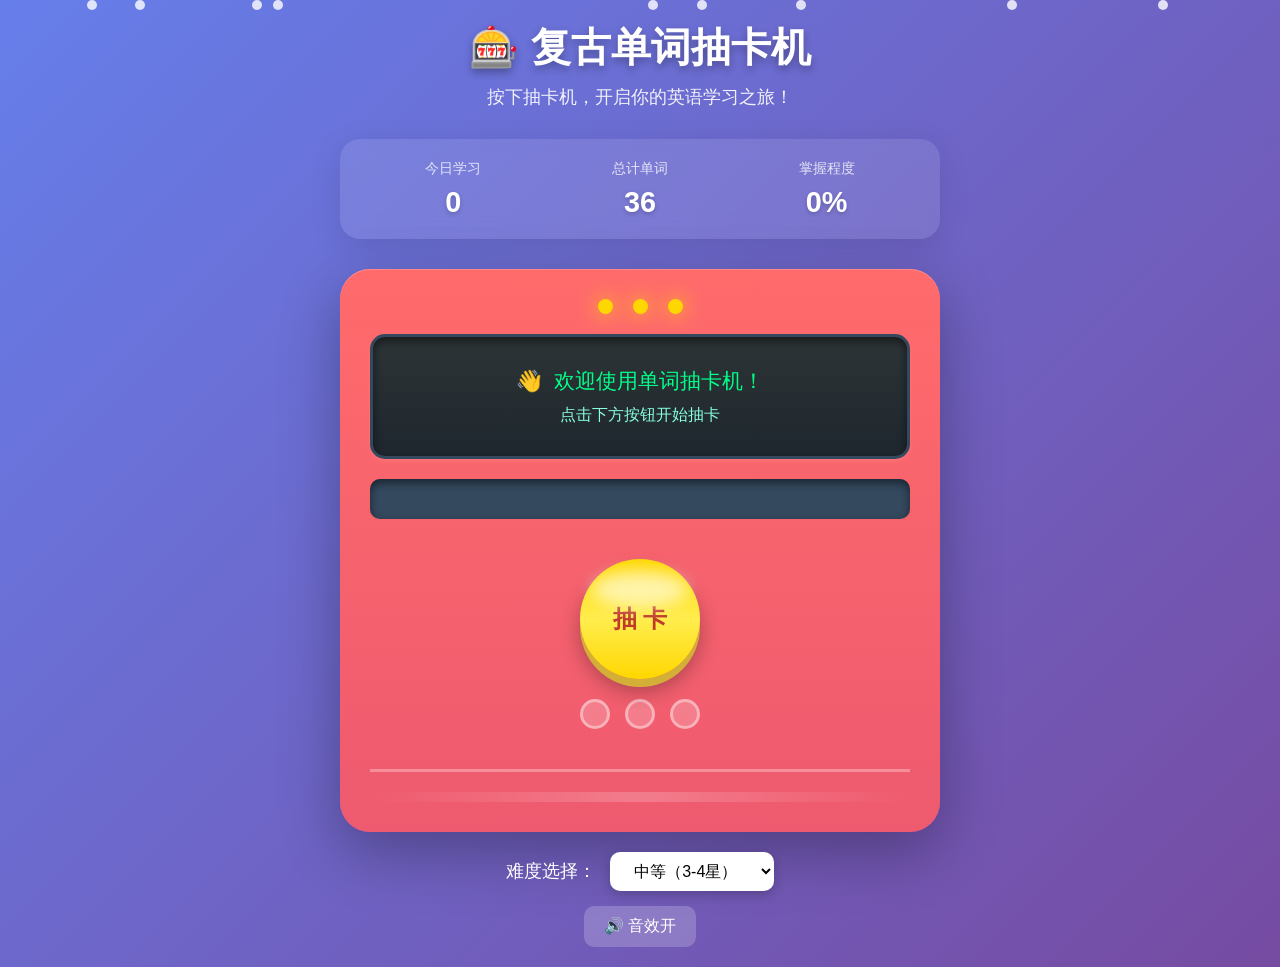
<file: index.html>
<!DOCTYPE html>
<html lang="zh-CN">
<head>
    <meta charset="UTF-8">
    <meta name="viewport" content="width=device-width, initial-scale=1.0">
    <title>复古单词抽卡机 - 英语学习</title>
    <link rel="stylesheet" href="style.css">
</head>
<body>
    <div class="container">
        <!-- 标题 -->
        <header>
            <h1 class="title">🎰 复古单词抽卡机</h1>
            <p class="subtitle">按下抽卡机，开启你的英语学习之旅！</p>
        </header>

        <!-- 统计面板 -->
        <div class="stats-panel">
            <div class="stat-item">
                <span class="stat-label">今日学习</span>
                <span class="stat-value" id="todayCount">0</span>
            </div>
            <div class="stat-item">
                <span class="stat-label">总计单词</span>
                <span class="stat-value" id="totalCount">0</span>
            </div>
            <div class="stat-item">
                <span class="stat-label">掌握程度</span>
                <span class="stat-value" id="masteryRate">0%</span>
            </div>
        </div>

        <!-- 抽卡机主体 -->
        <div class="gacha-machine">
            <!-- 顶部装饰 -->
            <div class="machine-top">
                <div class="light light-1"></div>
                <div class="light light-2"></div>
                <div class="light light-3"></div>
            </div>

            <!-- 显示屏 -->
            <div class="display-screen">
                <div class="screen-content" id="screenContent">
                    <p class="welcome-text">👋 欢迎使用单词抽卡机！</p>
                    <p class="hint-text">点击下方按钮开始抽卡</p>
                </div>
            </div>

            <!-- 卡片出口 -->
            <div class="card-slot">
                <div class="slot-light"></div>
                <div class="card-container" id="cardContainer"></div>
            </div>

            <!-- 机身 -->
            <div class="machine-body">
                <!-- 抽卡按钮 -->
                <button class="gacha-button" id="gachaButton">
                    <span class="button-text">抽 卡</span>
                    <div class="button-glow"></div>
                </button>

                <!-- 装饰面板 -->
                <div class="decoration-panel">
                    <div class="deco-circle"></div>
                    <div class="deco-circle"></div>
                    <div class="deco-circle"></div>
                </div>
            </div>

            <!-- 底座 -->
            <div class="machine-base">
                <div class="base-line"></div>
            </div>
        </div>

        <!-- 单词卡片详情 -->
        <div class="card-detail" id="cardDetail" style="display: none;">
            <div class="card-front">
                <div class="card-rarity" id="cardRarity">⭐</div>
                <h2 class="card-word" id="cardWord">Hello</h2>
                <p class="card-phonetic" id="cardPhonetic">[həˈləʊ]</p>
                <div class="card-type" id="cardType">n.</div>
            </div>
            
            <div class="card-back">
                <div class="meaning-section">
                    <h3>📖 释义</h3>
                    <p class="card-meaning" id="cardMeaning">你好；喂</p>
                </div>
                
                <div class="example-section">
                    <h3>📝 例句</h3>
                    <p class="card-example" id="cardExample">Hello, how are you?</p>
                    <p class="card-translation" id="cardTranslation">你好，你好吗？</p>
                </div>

                <div class="action-buttons">
                    <button class="btn btn-know" id="btnKnow">✅ 认识</button>
                    <button class="btn btn-learn" id="btnLearn">📚 学习</button>
                    <button class="btn btn-next" id="btnNext">➡️ 下一个</button>
                </div>
            </div>
        </div>

        <!-- 难度选择 -->
        <div class="difficulty-selector">
            <label>难度选择：</label>
            <select id="difficultySelect">
                <option value="all">全部</option>
                <option value="easy">简单（1-3星）</option>
                <option value="medium" selected>中等（3-4星）</option>
                <option value="hard">困难（4-5星）</option>
            </select>
        </div>

        <!-- 音效控制 -->
        <div class="sound-control">
            <button id="soundToggle" class="sound-btn">🔊 音效开</button>
        </div>
    </div>

    <!-- 粒子效果容器 -->
    <div class="particles" id="particles"></div>

    <script src="words-data.js"></script>
    <script src="app.js"></script>
</body>
</html>
</file>
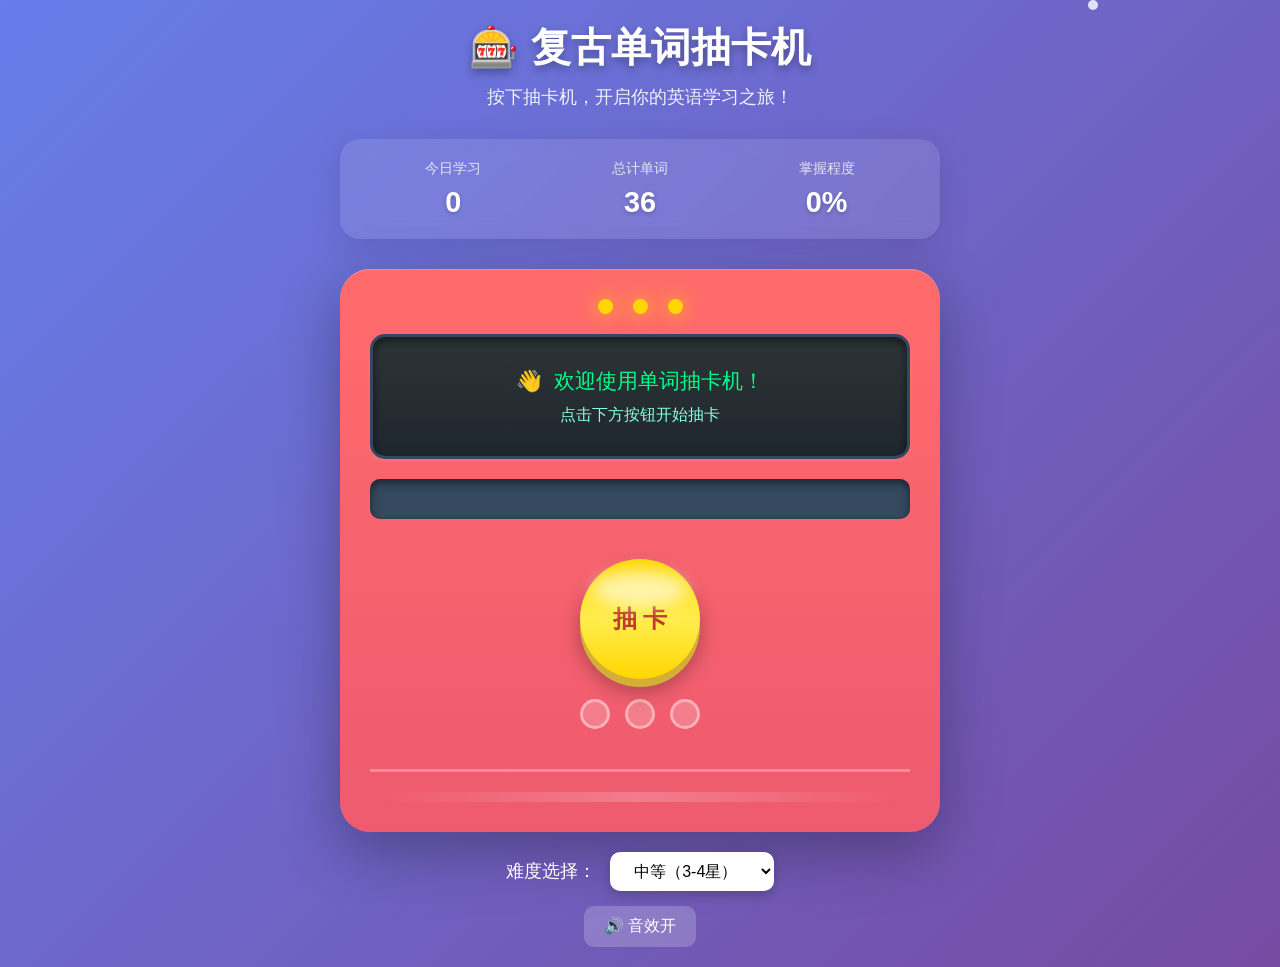
<file: standalone.html>
<!DOCTYPE html>
<html lang="zh-CN">
<head>
    <meta charset="UTF-8">
    <meta name="viewport" content="width=device-width, initial-scale=1.0">
    <title>复古单词抽卡机 - 英语学习</title>
    <style>
        /* 全局样式 */
        * {
            margin: 0;
            padding: 0;
            box-sizing: border-box;
        }

        body {
            font-family: 'Arial', 'Microsoft YaHei', sans-serif;
            background: linear-gradient(135deg, #667eea 0%, #764ba2 100%);
            min-height: 100vh;
            display: flex;
            justify-content: center;
            align-items: center;
            padding: 20px;
            overflow-x: hidden;
        }

        .container {
            max-width: 600px;
            width: 100%;
            position: relative;
            z-index: 1;
        }

        /* 标题区域 */
        header {
            text-align: center;
            margin-bottom: 30px;
            animation: fadeInDown 0.8s ease-out;
        }

        .title {
            color: #fff;
            font-size: 2.5em;
            text-shadow: 0 4px 8px rgba(0, 0, 0, 0.3);
            margin-bottom: 10px;
        }

        .subtitle {
            color: rgba(255, 255, 255, 0.9);
            font-size: 1.1em;
        }

        /* 统计面板 */
        .stats-panel {
            display: flex;
            justify-content: space-around;
            background: rgba(255, 255, 255, 0.1);
            backdrop-filter: blur(10px);
            border-radius: 20px;
            padding: 20px;
            margin-bottom: 30px;
            box-shadow: 0 8px 32px rgba(0, 0, 0, 0.1);
            animation: fadeInUp 0.8s ease-out 0.2s both;
        }

        .stat-item {
            display: flex;
            flex-direction: column;
            align-items: center;
            gap: 8px;
        }

        .stat-label {
            color: rgba(255, 255, 255, 0.8);
            font-size: 0.9em;
        }

        .stat-value {
            color: #fff;
            font-size: 1.8em;
            font-weight: bold;
            text-shadow: 0 2px 4px rgba(0, 0, 0, 0.2);
        }

        /* 抽卡机主体 */
        .gacha-machine {
            background: linear-gradient(180deg, #ff6b6b 0%, #ee5a6f 100%);
            border-radius: 30px;
            padding: 30px;
            box-shadow: 
                0 20px 60px rgba(0, 0, 0, 0.3),
                inset 0 1px 0 rgba(255, 255, 255, 0.2);
            position: relative;
            animation: fadeInUp 0.8s ease-out 0.4s both;
        }

        /* 顶部装饰灯 */
        .machine-top {
            display: flex;
            justify-content: center;
            gap: 20px;
            margin-bottom: 20px;
        }

        .light {
            width: 15px;
            height: 15px;
            border-radius: 50%;
            background: #ffd700;
            box-shadow: 0 0 20px #ffd700;
            animation: blink 2s infinite;
        }

        .light-2 {
            animation-delay: 0.3s;
        }

        .light-3 {
            animation-delay: 0.6s;
        }

        @keyframes blink {
            0%, 100% { opacity: 1; }
            50% { opacity: 0.3; }
        }

        /* 显示屏 */
        .display-screen {
            background: linear-gradient(180deg, #2d3436 0%, #1e272e 100%);
            border-radius: 15px;
            padding: 30px;
            margin-bottom: 20px;
            min-height: 120px;
            box-shadow: 
                inset 0 4px 8px rgba(0, 0, 0, 0.5),
                0 2px 4px rgba(255, 255, 255, 0.1);
            border: 3px solid #34495e;
        }

        .screen-content {
            color: #00ff88;
            text-align: center;
            font-family: 'Courier New', monospace;
        }

        .welcome-text {
            font-size: 1.3em;
            margin-bottom: 10px;
            animation: glow 2s ease-in-out infinite;
        }

        .hint-text {
            font-size: 1em;
            color: #88ffdd;
        }

        @keyframes glow {
            0%, 100% { text-shadow: 0 0 10px #00ff88; }
            50% { text-shadow: 0 0 20px #00ff88, 0 0 30px #00ff88; }
        }

        /* 卡片出口 */
        .card-slot {
            background: #34495e;
            height: 40px;
            border-radius: 10px;
            margin: 20px 0;
            position: relative;
            overflow: hidden;
            box-shadow: inset 0 4px 8px rgba(0, 0, 0, 0.5);
        }

        .slot-light {
            position: absolute;
            top: 0;
            left: -100%;
            width: 100%;
            height: 100%;
            background: linear-gradient(90deg, 
                transparent, 
                rgba(255, 255, 255, 0.3), 
                transparent);
        }

        .slot-light.active {
            animation: slideLight 1s ease-in-out;
        }

        @keyframes slideLight {
            0% { left: -100%; }
            100% { left: 100%; }
        }

        /* 机身 */
        .machine-body {
            text-align: center;
            padding: 20px;
        }

        /* 抽卡按钮 */
        .gacha-button {
            background: linear-gradient(180deg, #ffd700 0%, #ffed4e 50%, #ffd700 100%);
            border: none;
            border-radius: 50%;
            width: 120px;
            height: 120px;
            font-size: 1.5em;
            font-weight: bold;
            color: #c0392b;
            cursor: pointer;
            position: relative;
            box-shadow: 
                0 8px 0 #d4af37,
                0 12px 20px rgba(0, 0, 0, 0.3);
            transition: all 0.1s;
            margin-bottom: 20px;
        }

        .gacha-button:hover {
            transform: translateY(-2px);
            box-shadow: 
                0 10px 0 #d4af37,
                0 14px 25px rgba(0, 0, 0, 0.4);
        }

        .gacha-button:active {
            transform: translateY(4px);
            box-shadow: 
                0 4px 0 #d4af37,
                0 8px 15px rgba(0, 0, 0, 0.3);
        }

        .gacha-button.spinning {
            animation: spin 0.5s ease-in-out;
            pointer-events: none;
        }

        @keyframes spin {
            0% { transform: rotate(0deg) scale(1); }
            50% { transform: rotate(180deg) scale(1.1); }
            100% { transform: rotate(360deg) scale(1); }
        }

        .button-glow {
            position: absolute;
            top: 10%;
            left: 10%;
            right: 10%;
            height: 30%;
            background: rgba(255, 255, 255, 0.6);
            border-radius: 50%;
            filter: blur(8px);
        }

        /* 装饰面板 */
        .decoration-panel {
            display: flex;
            justify-content: center;
            gap: 15px;
        }

        .deco-circle {
            width: 30px;
            height: 30px;
            border-radius: 50%;
            background: rgba(255, 255, 255, 0.2);
            border: 3px solid rgba(255, 255, 255, 0.4);
        }

        /* 底座 */
        .machine-base {
            margin-top: 20px;
            padding-top: 20px;
            border-top: 3px solid rgba(255, 255, 255, 0.3);
        }

        .base-line {
            height: 10px;
            background: linear-gradient(90deg, 
                transparent,
                rgba(255, 255, 255, 0.2),
                transparent);
            border-radius: 5px;
        }

        /* 单词卡片详情 */
        .card-detail {
            background: #fff;
            border-radius: 20px;
            padding: 30px;
            margin-top: 30px;
            box-shadow: 0 20px 60px rgba(0, 0, 0, 0.3);
            animation: cardAppear 0.6s cubic-bezier(0.68, -0.55, 0.265, 1.55);
        }

        @keyframes cardAppear {
            0% {
                opacity: 0;
                transform: translateY(100px) scale(0.8) rotateX(-20deg);
            }
            100% {
                opacity: 1;
                transform: translateY(0) scale(1) rotateX(0);
            }
        }

        .card-rarity {
            text-align: center;
            font-size: 2em;
            margin-bottom: 15px;
        }

        .card-word {
            text-align: center;
            font-size: 2.5em;
            color: #2c3e50;
            margin-bottom: 10px;
        }

        .card-phonetic {
            text-align: center;
            color: #7f8c8d;
            font-size: 1.2em;
            margin-bottom: 10px;
        }

        .card-type {
            text-align: center;
            display: inline-block;
            background: #3498db;
            color: #fff;
            padding: 5px 15px;
            border-radius: 15px;
            font-size: 0.9em;
            margin-bottom: 20px;
        }

        .card-front {
            text-align: center;
            padding-bottom: 20px;
            border-bottom: 2px dashed #ecf0f1;
            margin-bottom: 20px;
        }

        .meaning-section,
        .example-section {
            margin-bottom: 20px;
        }

        .meaning-section h3,
        .example-section h3 {
            color: #34495e;
            font-size: 1.2em;
            margin-bottom: 10px;
        }

        .card-meaning {
            color: #2c3e50;
            font-size: 1.1em;
            line-height: 1.6;
        }

        .card-example {
            color: #16a085;
            font-style: italic;
            margin-bottom: 8px;
            line-height: 1.6;
        }

        .card-translation {
            color: #7f8c8d;
            font-size: 0.95em;
        }

        /* 操作按钮 */
        .action-buttons {
            display: flex;
            gap: 10px;
            margin-top: 25px;
        }

        .btn {
            flex: 1;
            padding: 12px;
            border: none;
            border-radius: 10px;
            font-size: 1em;
            cursor: pointer;
            transition: all 0.3s;
            font-weight: bold;
        }

        .btn-know {
            background: #2ecc71;
            color: #fff;
        }

        .btn-know:hover {
            background: #27ae60;
            transform: translateY(-2px);
            box-shadow: 0 4px 12px rgba(46, 204, 113, 0.4);
        }

        .btn-learn {
            background: #3498db;
            color: #fff;
        }

        .btn-learn:hover {
            background: #2980b9;
            transform: translateY(-2px);
            box-shadow: 0 4px 12px rgba(52, 152, 219, 0.4);
        }

        .btn-next {
            background: #e74c3c;
            color: #fff;
        }

        .btn-next:hover {
            background: #c0392b;
            transform: translateY(-2px);
            box-shadow: 0 4px 12px rgba(231, 76, 60, 0.4);
        }

        /* 难度选择 */
        .difficulty-selector {
            text-align: center;
            margin-top: 20px;
            animation: fadeInUp 0.8s ease-out 0.6s both;
        }

        .difficulty-selector label {
            color: #fff;
            margin-right: 10px;
            font-size: 1.1em;
        }

        .difficulty-selector select {
            padding: 10px 20px;
            border-radius: 10px;
            border: none;
            background: #fff;
            font-size: 1em;
            cursor: pointer;
            box-shadow: 0 4px 12px rgba(0, 0, 0, 0.2);
        }

        /* 音效控制 */
        .sound-control {
            text-align: center;
            margin-top: 15px;
            animation: fadeInUp 0.8s ease-out 0.7s both;
        }

        .sound-btn {
            padding: 10px 20px;
            border-radius: 10px;
            border: none;
            background: rgba(255, 255, 255, 0.2);
            color: #fff;
            font-size: 1em;
            cursor: pointer;
            backdrop-filter: blur(10px);
            transition: all 0.3s;
        }

        .sound-btn:hover {
            background: rgba(255, 255, 255, 0.3);
            transform: scale(1.05);
        }

        /* 粒子效果 */
        .particles {
            position: fixed;
            top: 0;
            left: 0;
            width: 100%;
            height: 100%;
            pointer-events: none;
            z-index: 0;
        }

        .particle {
            position: absolute;
            width: 10px;
            height: 10px;
            background: rgba(255, 255, 255, 0.8);
            border-radius: 50%;
            animation: particleFloat 3s ease-in-out infinite;
        }

        @keyframes particleFloat {
            0% {
                transform: translateY(100vh) scale(0);
                opacity: 0;
            }
            10% {
                opacity: 1;
            }
            90% {
                opacity: 1;
            }
            100% {
                transform: translateY(-100vh) scale(1);
                opacity: 0;
            }
        }

        /* 动画 */
        @keyframes fadeInDown {
            from {
                opacity: 0;
                transform: translateY(-30px);
            }
            to {
                opacity: 1;
                transform: translateY(0);
            }
        }

        @keyframes fadeInUp {
            from {
                opacity: 0;
                transform: translateY(30px);
            }
            to {
                opacity: 1;
                transform: translateY(0);
            }
        }

        /* 响应式设计 */
        @media (max-width: 768px) {
            .title {
                font-size: 2em;
            }
            
            .gacha-button {
                width: 100px;
                height: 100px;
                font-size: 1.2em;
            }
            
            .card-word {
                font-size: 2em;
            }
            
            .action-buttons {
                flex-direction: column;
            }
            
            .btn {
                width: 100%;
            }
        }

        /* 星级样式 */
        .rarity-1 { color: #95a5a6; }
        .rarity-2 { color: #27ae60; }
        .rarity-3 { color: #3498db; }
        .rarity-4 { color: #9b59b6; }
        .rarity-5 { color: #f39c12; }

        @keyframes explode {
            0% {
                transform: translate(-50%, -50%) scale(1);
                opacity: 1;
            }
            100% {
                transform: translate(calc(-50% + var(--tx)), calc(-50% + var(--ty))) scale(0);
                opacity: 0;
            }
        }
    </style>
</head>
<body>
    <div class="container">
        <header>
            <h1 class="title">🎰 复古单词抽卡机</h1>
            <p class="subtitle">按下抽卡机，开启你的英语学习之旅！</p>
        </header>

        <div class="stats-panel">
            <div class="stat-item">
                <span class="stat-label">今日学习</span>
                <span class="stat-value" id="todayCount">0</span>
            </div>
            <div class="stat-item">
                <span class="stat-label">总计单词</span>
                <span class="stat-value" id="totalCount">0</span>
            </div>
            <div class="stat-item">
                <span class="stat-label">掌握程度</span>
                <span class="stat-value" id="masteryRate">0%</span>
            </div>
        </div>

        <div class="gacha-machine">
            <div class="machine-top">
                <div class="light light-1"></div>
                <div class="light light-2"></div>
                <div class="light light-3"></div>
            </div>

            <div class="display-screen">
                <div class="screen-content" id="screenContent">
                    <p class="welcome-text">👋 欢迎使用单词抽卡机！</p>
                    <p class="hint-text">点击下方按钮开始抽卡</p>
                </div>
            </div>

            <div class="card-slot">
                <div class="slot-light" id="slotLight"></div>
            </div>

            <div class="machine-body">
                <button class="gacha-button" id="gachaButton">
                    <span class="button-text">抽 卡</span>
                    <div class="button-glow"></div>
                </button>

                <div class="decoration-panel">
                    <div class="deco-circle"></div>
                    <div class="deco-circle"></div>
                    <div class="deco-circle"></div>
                </div>
            </div>

            <div class="machine-base">
                <div class="base-line"></div>
            </div>
        </div>

        <div class="card-detail" id="cardDetail" style="display: none;">
            <div class="card-front">
                <div class="card-rarity" id="cardRarity">⭐</div>
                <h2 class="card-word" id="cardWord">Hello</h2>
                <p class="card-phonetic" id="cardPhonetic">[həˈləʊ]</p>
                <div class="card-type" id="cardType">n.</div>
            </div>
            
            <div class="card-back">
                <div class="meaning-section">
                    <h3>📖 释义</h3>
                    <p class="card-meaning" id="cardMeaning">你好；喂</p>
                </div>
                
                <div class="example-section">
                    <h3>📝 例句</h3>
                    <p class="card-example" id="cardExample">Hello, how are you?</p>
                    <p class="card-translation" id="cardTranslation">你好，你好吗？</p>
                </div>

                <div class="action-buttons">
                    <button class="btn btn-know" id="btnKnow">✅ 认识</button>
                    <button class="btn btn-learn" id="btnLearn">📚 学习</button>
                    <button class="btn btn-next" id="btnNext">➡️ 下一个</button>
                </div>
            </div>
        </div>

        <div class="difficulty-selector">
            <label>难度选择：</label>
            <select id="difficultySelect">
                <option value="all">全部</option>
                <option value="easy">简单（1-3星）</option>
                <option value="medium" selected>中等（3-4星）</option>
                <option value="hard">困难（4-5星）</option>
            </select>
        </div>

        <div class="sound-control">
            <button id="soundToggle" class="sound-btn">🔊 音效开</button>
        </div>
    </div>

    <div class="particles" id="particles"></div>

    <script>
        // 单词数据库
        const wordsDatabase = [
            {word: "hello", phonetic: "[həˈləʊ]", type: "int.", meaning: "你好；喂", example: "Hello, how are you?", translation: "你好，你好吗？", rarity: 1},
            {word: "book", phonetic: "[bʊk]", type: "n.", meaning: "书；书籍", example: "I'm reading a book.", translation: "我正在读一本书。", rarity: 1},
            {word: "cat", phonetic: "[kæt]", type: "n.", meaning: "猫", example: "I have a cute cat.", translation: "我有一只可爱的猫。", rarity: 1},
            {word: "dog", phonetic: "[dɒɡ]", type: "n.", meaning: "狗", example: "The dog is barking.", translation: "这只狗在叫。", rarity: 1},
            {word: "apple", phonetic: "[ˈæpl]", type: "n.", meaning: "苹果", example: "An apple a day keeps the doctor away.", translation: "一天一个苹果，医生远离我。", rarity: 1},
            {word: "water", phonetic: "[ˈwɔːtə]", type: "n.", meaning: "水", example: "I need a glass of water.", translation: "我需要一杯水。", rarity: 2},
            {word: "happy", phonetic: "[ˈhæpi]", type: "adj.", meaning: "快乐的；幸福的", example: "She looks very happy today.", translation: "她今天看起来很开心。", rarity: 2},
            {word: "friend", phonetic: "[frend]", type: "n.", meaning: "朋友", example: "He is my best friend.", translation: "他是我最好的朋友。", rarity: 2},
            {word: "school", phonetic: "[skuːl]", type: "n.", meaning: "学校", example: "I go to school every day.", translation: "我每天去上学。", rarity: 2},
            {word: "love", phonetic: "[lʌv]", type: "v./n.", meaning: "爱；喜欢", example: "I love my family.", translation: "我爱我的家人。", rarity: 2},
            {word: "important", phonetic: "[ɪmˈpɔːtnt]", type: "adj.", meaning: "重要的；重大的", example: "This is a very important meeting.", translation: "这是一个非常重要的会议。", rarity: 3},
            {word: "different", phonetic: "[ˈdɪfrənt]", type: "adj.", meaning: "不同的；各式各样的", example: "We have different opinions on this matter.", translation: "在这个问题上我们有不同的看法。", rarity: 3},
            {word: "beautiful", phonetic: "[ˈbjuːtɪfl]", type: "adj.", meaning: "美丽的；漂亮的", example: "She is a beautiful girl.", translation: "她是一个美丽的女孩。", rarity: 3},
            {word: "understand", phonetic: "[ˌʌndəˈstænd]", type: "v.", meaning: "理解；明白", example: "Do you understand what I mean?", translation: "你明白我的意思吗？", rarity: 3},
            {word: "necessary", phonetic: "[ˈnesəsəri]", type: "adj.", meaning: "必要的；必需的", example: "It is necessary to learn English.", translation: "学习英语是必要的。", rarity: 3},
            {word: "knowledge", phonetic: "[ˈnɒlɪdʒ]", type: "n.", meaning: "知识；学问", example: "Knowledge is power.", translation: "知识就是力量。", rarity: 3},
            {word: "experience", phonetic: "[ɪkˈspɪəriəns]", type: "n./v.", meaning: "经验；经历；体验", example: "She has rich working experience.", translation: "她有丰富的工作经验。", rarity: 3},
            {word: "challenge", phonetic: "[ˈtʃælɪndʒ]", type: "n./v.", meaning: "挑战；质疑", example: "This job is a big challenge for me.", translation: "这份工作对我来说是一个巨大的挑战。", rarity: 3},
            {word: "opportunity", phonetic: "[ˌɒpəˈtjuːnəti]", type: "n.", meaning: "机会；时机", example: "Don't miss this great opportunity.", translation: "不要错过这个好机会。", rarity: 3},
            {word: "develop", phonetic: "[dɪˈveləp]", type: "v.", meaning: "发展；开发；培养", example: "We need to develop new skills.", translation: "我们需要培养新技能。", rarity: 3},
            {word: "sophisticated", phonetic: "[səˈfɪstɪkeɪtɪd]", type: "adj.", meaning: "复杂的；精致的；老练的", example: "This is a sophisticated piece of machinery.", translation: "这是一台精密的机器。", rarity: 4},
            {word: "inevitable", phonetic: "[ɪnˈevɪtəbl]", type: "adj.", meaning: "不可避免的；必然的", example: "Change is inevitable in life.", translation: "生活中变化是不可避免的。", rarity: 4},
            {word: "ambiguous", phonetic: "[æmˈbɪɡjuəs]", type: "adj.", meaning: "模棱两可的；含糊不清的", example: "His answer was ambiguous.", translation: "他的回答模棱两可。", rarity: 4},
            {word: "comprehensive", phonetic: "[ˌkɒmprɪˈhensɪv]", type: "adj.", meaning: "全面的；综合的", example: "We need a comprehensive solution.", translation: "我们需要一个全面的解决方案。", rarity: 4},
            {word: "demonstrate", phonetic: "[ˈdemənstreɪt]", type: "v.", meaning: "证明；展示；演示", example: "Let me demonstrate how it works.", translation: "让我演示一下它是如何工作的。", rarity: 4},
            {word: "enthusiasm", phonetic: "[ɪnˈθjuːziæzəm]", type: "n.", meaning: "热情；热忱", example: "She shows great enthusiasm for her work.", translation: "她对工作表现出极大的热情。", rarity: 4},
            {word: "fundamental", phonetic: "[ˌfʌndəˈmentl]", type: "adj.", meaning: "基本的；根本的", example: "These are fundamental principles.", translation: "这些是基本原则。", rarity: 4},
            {word: "accomplish", phonetic: "[əˈkʌmplɪʃ]", type: "v.", meaning: "完成；实现；达到", example: "We accomplished our goal.", translation: "我们完成了目标。", rarity: 4},
            {word: "serendipity", phonetic: "[ˌserənˈdɪpəti]", type: "n.", meaning: "意外发现珍奇事物的本领；机缘巧合", example: "Meeting her was pure serendipity.", translation: "遇见她纯属机缘巧合。", rarity: 5},
            {word: "ephemeral", phonetic: "[ɪˈfemərəl]", type: "adj.", meaning: "短暂的；瞬息的", example: "Fame can be ephemeral.", translation: "名声可能是短暂的。", rarity: 5},
            {word: "ubiquitous", phonetic: "[juːˈbɪkwɪtəs]", type: "adj.", meaning: "无处不在的；普遍存在的", example: "Smartphones are ubiquitous nowadays.", translation: "如今智能手机无处不在。", rarity: 5},
            {word: "paradigm", phonetic: "[ˈpærədaɪm]", type: "n.", meaning: "范例；典范；模式", example: "This represents a paradigm shift.", translation: "这代表了范式转变。", rarity: 5},
            {word: "eloquent", phonetic: "[ˈeləkwənt]", type: "adj.", meaning: "雄辩的；有说服力的", example: "He gave an eloquent speech.", translation: "他发表了一场雄辩的演讲。", rarity: 5},
            {word: "meticulous", phonetic: "[məˈtɪkjələs]", type: "adj.", meaning: "一丝不苟的；极仔细的", example: "She is meticulous in her work.", translation: "她工作一丝不苟。", rarity: 5},
            {word: "resilient", phonetic: "[rɪˈzɪliənt]", type: "adj.", meaning: "有弹性的；能恢复的；适应力强的", example: "Children are often more resilient than adults.", translation: "孩子往往比成年人适应力更强。", rarity: 5},
            {word: "quintessential", phonetic: "[ˌkwɪntɪˈsenʃl]", type: "adj.", meaning: "典型的；精髓的", example: "He is the quintessential English gentleman.", translation: "他是典型的英国绅士。", rarity: 5}
        ];

        // 应用状态
        const appState = {
            todayCount: 0,
            totalCount: 0,
            learnedWords: new Set(),
            soundEnabled: true,
            currentWord: null,
            difficulty: 'medium'
        };

        // DOM 元素
        const elements = {
            gachaButton: document.getElementById('gachaButton'),
            screenContent: document.getElementById('screenContent'),
            cardDetail: document.getElementById('cardDetail'),
            todayCount: document.getElementById('todayCount'),
            totalCount: document.getElementById('totalCount'),
            masteryRate: document.getElementById('masteryRate'),
            soundToggle: document.getElementById('soundToggle'),
            difficultySelect: document.getElementById('difficultySelect'),
            slotLight: document.getElementById('slotLight')
        };

        // 初始化
        function init() {
            loadFromLocalStorage();
            updateStats();
            bindEvents();
            createParticles();
        }

        // 绑定事件
        function bindEvents() {
            elements.gachaButton.addEventListener('click', handleGacha);
            elements.soundToggle.addEventListener('click', toggleSound);
            elements.difficultySelect.addEventListener('change', (e) => {
                appState.difficulty = e.target.value;
                showMessage('难度已切换到：' + e.target.options[e.target.selectedIndex].text);
            });
            
            document.getElementById('btnKnow').addEventListener('click', () => handleWordAction('know'));
            document.getElementById('btnLearn').addEventListener('click', () => handleWordAction('learn'));
            document.getElementById('btnNext').addEventListener('click', handleGacha);
        }

        // 处理抽卡
        function handleGacha() {
            if (elements.gachaButton.classList.contains('spinning')) {
                return;
            }
            
            playSound('gacha');
            elements.gachaButton.classList.add('spinning');
            showMessage('🎰 抽卡中...');
            elements.slotLight.classList.add('active');
            
            setTimeout(() => {
                const word = drawWord();
                displayWord(word);
                
                appState.todayCount++;
                appState.totalCount++;
                updateStats();
                saveToLocalStorage();
                
                elements.gachaButton.classList.remove('spinning');
                setTimeout(() => {
                    elements.slotLight.classList.remove('active');
                }, 1000);
                
                playSound('success');
                createCelebrationParticles(word.rarity);
            }, 1000);
        }

        // 抽取单词
        function drawWord() {
            let filteredWords = wordsDatabase;
            
            switch(appState.difficulty) {
                case 'easy':
                    filteredWords = wordsDatabase.filter(w => w.rarity <= 3);
                    break;
                case 'medium':
                    filteredWords = wordsDatabase.filter(w => w.rarity >= 3 && w.rarity <= 4);
                    break;
                case 'hard':
                    filteredWords = wordsDatabase.filter(w => w.rarity >= 4);
                    break;
            }
            
            const randomIndex = Math.floor(Math.random() * filteredWords.length);
            const word = filteredWords[randomIndex];
            
            appState.currentWord = word;
            return word;
        }

        // 显示单词
        function displayWord(word) {
            const rarityStars = '⭐'.repeat(word.rarity);
            document.getElementById('cardRarity').textContent = rarityStars;
            document.getElementById('cardRarity').className = `card-rarity rarity-${word.rarity}`;
            
            document.getElementById('cardWord').textContent = word.word;
            document.getElementById('cardPhonetic').textContent = word.phonetic;
            document.getElementById('cardType').textContent = word.type;
            document.getElementById('cardMeaning').textContent = word.meaning;
            document.getElementById('cardExample').textContent = word.example;
            document.getElementById('cardTranslation').textContent = word.translation;
            
            elements.cardDetail.style.display = 'block';
            showMessage(`✨ 抽到了 ${word.rarity} 星单词！`);
        }

        // 显示消息
        function showMessage(message) {
            elements.screenContent.innerHTML = `<p class="welcome-text">${message}</p>`;
        }

        // 处理单词操作
        function handleWordAction(action) {
            if (!appState.currentWord) return;
            
            const word = appState.currentWord;
            
            switch(action) {
                case 'know':
                    appState.learnedWords.add(word.word);
                    showMessage('✅ 已标记为认识！');
                    playSound('correct');
                    break;
                case 'learn':
                    showMessage('📚 继续加油学习！');
                    playSound('learn');
                    break;
            }
            
            updateStats();
            saveToLocalStorage();
        }

        // 更新统计
        function updateStats() {
            elements.todayCount.textContent = appState.todayCount;
            elements.totalCount.textContent = wordsDatabase.length;
            
            const masteryRate = appState.learnedWords.size > 0 
                ? Math.round((appState.learnedWords.size / wordsDatabase.length) * 100) 
                : 0;
            elements.masteryRate.textContent = masteryRate + '%';
        }

        // 切换音效
        function toggleSound() {
            appState.soundEnabled = !appState.soundEnabled;
            elements.soundToggle.textContent = appState.soundEnabled ? '🔊 音效开' : '🔇 音效关';
            showMessage(appState.soundEnabled ? '已开启音效' : '已关闭音效');
        }

        // 播放音效
        function playSound(type) {
            if (!appState.soundEnabled) return;
            
            try {
                const audioContext = new (window.AudioContext || window.webkitAudioContext)();
                const oscillator = audioContext.createOscillator();
                const gainNode = audioContext.createGain();
                
                oscillator.connect(gainNode);
                gainNode.connect(audioContext.destination);
                
                switch(type) {
                    case 'gacha':
                        oscillator.frequency.value = 400;
                        gainNode.gain.setValueAtTime(0.3, audioContext.currentTime);
                        gainNode.gain.exponentialRampToValueAtTime(0.01, audioContext.currentTime + 0.3);
                        oscillator.start(audioContext.currentTime);
                        oscillator.stop(audioContext.currentTime + 0.3);
                        break;
                    case 'success':
                        oscillator.frequency.value = 800;
                        gainNode.gain.setValueAtTime(0.2, audioContext.currentTime);
                        gainNode.gain.exponentialRampToValueAtTime(0.01, audioContext.currentTime + 0.2);
                        oscillator.start(audioContext.currentTime);
                        oscillator.stop(audioContext.currentTime + 0.2);
                        break;
                    case 'correct':
                        oscillator.frequency.value = 1000;
                        gainNode.gain.setValueAtTime(0.15, audioContext.currentTime);
                        gainNode.gain.exponentialRampToValueAtTime(0.01, audioContext.currentTime + 0.15);
                        oscillator.start(audioContext.currentTime);
                        oscillator.stop(audioContext.currentTime + 0.15);
                        break;
                    case 'learn':
                        oscillator.frequency.value = 600;
                        gainNode.gain.setValueAtTime(0.15, audioContext.currentTime);
                        gainNode.gain.exponentialRampToValueAtTime(0.01, audioContext.currentTime + 0.2);
                        oscillator.start(audioContext.currentTime);
                        oscillator.stop(audioContext.currentTime + 0.2);
                        break;
                }
            } catch(e) {
                console.log('音效播放失败:', e);
            }
        }

        // 创建背景粒子
        function createParticles() {
            const particlesContainer = document.getElementById('particles');
            
            setInterval(() => {
                const particle = document.createElement('div');
                particle.className = 'particle';
                particle.style.left = Math.random() * 100 + '%';
                particle.style.animationDuration = (3 + Math.random() * 2) + 's';
                particlesContainer.appendChild(particle);
                
                setTimeout(() => {
                    particle.remove();
                }, 6000);
            }, 1000);
        }

        // 创建庆祝粒子
        function createCelebrationParticles(rarity) {
            const colors = {
                1: '#95a5a6',
                2: '#27ae60',
                3: '#3498db',
                4: '#9b59b6',
                5: '#f39c12'
            };
            
            const color = colors[rarity] || '#ffffff';
            const particlesContainer = document.getElementById('particles');
            
            for (let i = 0; i < 30; i++) {
                setTimeout(() => {
                    const particle = document.createElement('div');
                    particle.style.position = 'fixed';
                    particle.style.left = '50%';
                    particle.style.top = '50%';
                    particle.style.width = '10px';
                    particle.style.height = '10px';
                    particle.style.borderRadius = '50%';
                    particle.style.background = color;
                    particle.style.pointerEvents = 'none';
                    particle.style.zIndex = '1000';
                    
                    const angle = (Math.PI * 2 * i) / 30;
                    const velocity = 5 + Math.random() * 5;
                    const tx = Math.cos(angle) * velocity * 20;
                    const ty = Math.sin(angle) * velocity * 20;
                    
                    particle.style.animation = `explode 1s ease-out forwards`;
                    particle.style.setProperty('--tx', tx + 'px');
                    particle.style.setProperty('--ty', ty + 'px');
                    
                    particlesContainer.appendChild(particle);
                    
                    setTimeout(() => particle.remove(), 1000);
                }, i * 10);
            }
        }

        // 本地存储
        function saveToLocalStorage() {
            const data = {
                todayCount: appState.todayCount,
                totalCount: appState.totalCount,
                learnedWords: Array.from(appState.learnedWords),
                lastVisit: new Date().toDateString()
            };
            localStorage.setItem('wordGachaData', JSON.stringify(data));
        }

        function loadFromLocalStorage() {
            const saved = localStorage.getItem('wordGachaData');
            if (saved) {
                const data = JSON.parse(saved);
                
                const today = new Date().toDateString();
                if (data.lastVisit === today) {
                    appState.todayCount = data.todayCount || 0;
                } else {
                    appState.todayCount = 0;
                }
                
                appState.totalCount = data.totalCount || 0;
                appState.learnedWords = new Set(data.learnedWords || []);
            }
        }

        // 页面加载完成后初始化
        document.addEventListener('DOMContentLoaded', init);
    </script>
</body>
</html>
</file>
<file: style.css>
/* 全局样式 */
* {
    margin: 0;
    padding: 0;
    box-sizing: border-box;
}

body {
    font-family: 'Arial', 'Microsoft YaHei', sans-serif;
    background: linear-gradient(135deg, #667eea 0%, #764ba2 100%);
    min-height: 100vh;
    display: flex;
    justify-content: center;
    align-items: center;
    padding: 20px;
    overflow-x: hidden;
}

.container {
    max-width: 600px;
    width: 100%;
    position: relative;
    z-index: 1;
}

/* 标题区域 */
header {
    text-align: center;
    margin-bottom: 30px;
    animation: fadeInDown 0.8s ease-out;
}

.title {
    color: #fff;
    font-size: 2.5em;
    text-shadow: 0 4px 8px rgba(0, 0, 0, 0.3);
    margin-bottom: 10px;
}

.subtitle {
    color: rgba(255, 255, 255, 0.9);
    font-size: 1.1em;
}

/* 统计面板 */
.stats-panel {
    display: flex;
    justify-content: space-around;
    background: rgba(255, 255, 255, 0.1);
    backdrop-filter: blur(10px);
    border-radius: 20px;
    padding: 20px;
    margin-bottom: 30px;
    box-shadow: 0 8px 32px rgba(0, 0, 0, 0.1);
    animation: fadeInUp 0.8s ease-out 0.2s both;
}

.stat-item {
    display: flex;
    flex-direction: column;
    align-items: center;
    gap: 8px;
}

.stat-label {
    color: rgba(255, 255, 255, 0.8);
    font-size: 0.9em;
}

.stat-value {
    color: #fff;
    font-size: 1.8em;
    font-weight: bold;
    text-shadow: 0 2px 4px rgba(0, 0, 0, 0.2);
}

/* 抽卡机主体 */
.gacha-machine {
    background: linear-gradient(180deg, #ff6b6b 0%, #ee5a6f 100%);
    border-radius: 30px;
    padding: 30px;
    box-shadow: 
        0 20px 60px rgba(0, 0, 0, 0.3),
        inset 0 1px 0 rgba(255, 255, 255, 0.2);
    position: relative;
    animation: fadeInUp 0.8s ease-out 0.4s both;
}

/* 顶部装饰灯 */
.machine-top {
    display: flex;
    justify-content: center;
    gap: 20px;
    margin-bottom: 20px;
}

.light {
    width: 15px;
    height: 15px;
    border-radius: 50%;
    background: #ffd700;
    box-shadow: 0 0 20px #ffd700;
    animation: blink 2s infinite;
}

.light-2 {
    animation-delay: 0.3s;
}

.light-3 {
    animation-delay: 0.6s;
}

@keyframes blink {
    0%, 100% { opacity: 1; }
    50% { opacity: 0.3; }
}

/* 显示屏 */
.display-screen {
    background: linear-gradient(180deg, #2d3436 0%, #1e272e 100%);
    border-radius: 15px;
    padding: 30px;
    margin-bottom: 20px;
    min-height: 120px;
    box-shadow: 
        inset 0 4px 8px rgba(0, 0, 0, 0.5),
        0 2px 4px rgba(255, 255, 255, 0.1);
    border: 3px solid #34495e;
}

.screen-content {
    color: #00ff88;
    text-align: center;
    font-family: 'Courier New', monospace;
}

.welcome-text {
    font-size: 1.3em;
    margin-bottom: 10px;
    animation: glow 2s ease-in-out infinite;
}

.hint-text {
    font-size: 1em;
    color: #88ffdd;
}

@keyframes glow {
    0%, 100% { text-shadow: 0 0 10px #00ff88; }
    50% { text-shadow: 0 0 20px #00ff88, 0 0 30px #00ff88; }
}

/* 卡片出口 */
.card-slot {
    background: #34495e;
    height: 40px;
    border-radius: 10px;
    margin: 20px 0;
    position: relative;
    overflow: hidden;
    box-shadow: inset 0 4px 8px rgba(0, 0, 0, 0.5);
}

.slot-light {
    position: absolute;
    top: 0;
    left: -100%;
    width: 100%;
    height: 100%;
    background: linear-gradient(90deg, 
        transparent, 
        rgba(255, 255, 255, 0.3), 
        transparent);
}

.slot-light.active {
    animation: slideLight 1s ease-in-out;
}

@keyframes slideLight {
    0% { left: -100%; }
    100% { left: 100%; }
}

.card-container {
    position: relative;
    height: 100%;
}

/* 机身 */
.machine-body {
    text-align: center;
    padding: 20px;
}

/* 抽卡按钮 */
.gacha-button {
    background: linear-gradient(180deg, #ffd700 0%, #ffed4e 50%, #ffd700 100%);
    border: none;
    border-radius: 50%;
    width: 120px;
    height: 120px;
    font-size: 1.5em;
    font-weight: bold;
    color: #c0392b;
    cursor: pointer;
    position: relative;
    box-shadow: 
        0 8px 0 #d4af37,
        0 12px 20px rgba(0, 0, 0, 0.3);
    transition: all 0.1s;
    margin-bottom: 20px;
}

.gacha-button:hover {
    transform: translateY(-2px);
    box-shadow: 
        0 10px 0 #d4af37,
        0 14px 25px rgba(0, 0, 0, 0.4);
}

.gacha-button:active {
    transform: translateY(4px);
    box-shadow: 
        0 4px 0 #d4af37,
        0 8px 15px rgba(0, 0, 0, 0.3);
}

.gacha-button.spinning {
    animation: spin 0.5s ease-in-out;
    pointer-events: none;
}

@keyframes spin {
    0% { transform: rotate(0deg) scale(1); }
    50% { transform: rotate(180deg) scale(1.1); }
    100% { transform: rotate(360deg) scale(1); }
}

.button-glow {
    position: absolute;
    top: 10%;
    left: 10%;
    right: 10%;
    height: 30%;
    background: rgba(255, 255, 255, 0.6);
    border-radius: 50%;
    filter: blur(8px);
}

/* 装饰面板 */
.decoration-panel {
    display: flex;
    justify-content: center;
    gap: 15px;
}

.deco-circle {
    width: 30px;
    height: 30px;
    border-radius: 50%;
    background: rgba(255, 255, 255, 0.2);
    border: 3px solid rgba(255, 255, 255, 0.4);
}

/* 底座 */
.machine-base {
    margin-top: 20px;
    padding-top: 20px;
    border-top: 3px solid rgba(255, 255, 255, 0.3);
}

.base-line {
    height: 10px;
    background: linear-gradient(90deg, 
        transparent,
        rgba(255, 255, 255, 0.2),
        transparent);
    border-radius: 5px;
}

/* 单词卡片详情 */
.card-detail {
    background: #fff;
    border-radius: 20px;
    padding: 30px;
    margin-top: 30px;
    box-shadow: 0 20px 60px rgba(0, 0, 0, 0.3);
    animation: cardAppear 0.6s cubic-bezier(0.68, -0.55, 0.265, 1.55);
}

@keyframes cardAppear {
    0% {
        opacity: 0;
        transform: translateY(100px) scale(0.8) rotateX(-20deg);
    }
    100% {
        opacity: 1;
        transform: translateY(0) scale(1) rotateX(0);
    }
}

.card-rarity {
    text-align: center;
    font-size: 2em;
    margin-bottom: 15px;
}

.card-word {
    text-align: center;
    font-size: 2.5em;
    color: #2c3e50;
    margin-bottom: 10px;
}

.card-phonetic {
    text-align: center;
    color: #7f8c8d;
    font-size: 1.2em;
    margin-bottom: 10px;
}

.card-type {
    text-align: center;
    display: inline-block;
    background: #3498db;
    color: #fff;
    padding: 5px 15px;
    border-radius: 15px;
    font-size: 0.9em;
    margin-bottom: 20px;
}

.card-front {
    text-align: center;
    padding-bottom: 20px;
    border-bottom: 2px dashed #ecf0f1;
    margin-bottom: 20px;
}

.meaning-section,
.example-section {
    margin-bottom: 20px;
}

.meaning-section h3,
.example-section h3 {
    color: #34495e;
    font-size: 1.2em;
    margin-bottom: 10px;
}

.card-meaning {
    color: #2c3e50;
    font-size: 1.1em;
    line-height: 1.6;
}

.card-example {
    color: #16a085;
    font-style: italic;
    margin-bottom: 8px;
    line-height: 1.6;
}

.card-translation {
    color: #7f8c8d;
    font-size: 0.95em;
}

/* 操作按钮 */
.action-buttons {
    display: flex;
    gap: 10px;
    margin-top: 25px;
}

.btn {
    flex: 1;
    padding: 12px;
    border: none;
    border-radius: 10px;
    font-size: 1em;
    cursor: pointer;
    transition: all 0.3s;
    font-weight: bold;
}

.btn-know {
    background: #2ecc71;
    color: #fff;
}

.btn-know:hover {
    background: #27ae60;
    transform: translateY(-2px);
    box-shadow: 0 4px 12px rgba(46, 204, 113, 0.4);
}

.btn-learn {
    background: #3498db;
    color: #fff;
}

.btn-learn:hover {
    background: #2980b9;
    transform: translateY(-2px);
    box-shadow: 0 4px 12px rgba(52, 152, 219, 0.4);
}

.btn-next {
    background: #e74c3c;
    color: #fff;
}

.btn-next:hover {
    background: #c0392b;
    transform: translateY(-2px);
    box-shadow: 0 4px 12px rgba(231, 76, 60, 0.4);
}

/* 难度选择 */
.difficulty-selector {
    text-align: center;
    margin-top: 20px;
    animation: fadeInUp 0.8s ease-out 0.6s both;
}

.difficulty-selector label {
    color: #fff;
    margin-right: 10px;
    font-size: 1.1em;
}

.difficulty-selector select {
    padding: 10px 20px;
    border-radius: 10px;
    border: none;
    background: #fff;
    font-size: 1em;
    cursor: pointer;
    box-shadow: 0 4px 12px rgba(0, 0, 0, 0.2);
}

/* 音效控制 */
.sound-control {
    text-align: center;
    margin-top: 15px;
    animation: fadeInUp 0.8s ease-out 0.7s both;
}

.sound-btn {
    padding: 10px 20px;
    border-radius: 10px;
    border: none;
    background: rgba(255, 255, 255, 0.2);
    color: #fff;
    font-size: 1em;
    cursor: pointer;
    backdrop-filter: blur(10px);
    transition: all 0.3s;
}

.sound-btn:hover {
    background: rgba(255, 255, 255, 0.3);
    transform: scale(1.05);
}

/* 粒子效果 */
.particles {
    position: fixed;
    top: 0;
    left: 0;
    width: 100%;
    height: 100%;
    pointer-events: none;
    z-index: 0;
}

.particle {
    position: absolute;
    width: 10px;
    height: 10px;
    background: rgba(255, 255, 255, 0.8);
    border-radius: 50%;
    animation: particleFloat 3s ease-in-out infinite;
}

@keyframes particleFloat {
    0% {
        transform: translateY(100vh) scale(0);
        opacity: 0;
    }
    10% {
        opacity: 1;
    }
    90% {
        opacity: 1;
    }
    100% {
        transform: translateY(-100vh) scale(1);
        opacity: 0;
    }
}

/* 动画 */
@keyframes fadeInDown {
    from {
        opacity: 0;
        transform: translateY(-30px);
    }
    to {
        opacity: 1;
        transform: translateY(0);
    }
}

@keyframes fadeInUp {
    from {
        opacity: 0;
        transform: translateY(30px);
    }
    to {
        opacity: 1;
        transform: translateY(0);
    }
}

/* 响应式设计 */
@media (max-width: 768px) {
    .title {
        font-size: 2em;
    }
    
    .gacha-button {
        width: 100px;
        height: 100px;
        font-size: 1.2em;
    }
    
    .card-word {
        font-size: 2em;
    }
    
    .action-buttons {
        flex-direction: column;
    }
    
    .btn {
        width: 100%;
    }
}

/* 星级样式 */
.rarity-1 { color: #95a5a6; } /* 灰色 */
.rarity-2 { color: #27ae60; } /* 绿色 */
.rarity-3 { color: #3498db; } /* 蓝色 */
.rarity-4 { color: #9b59b6; } /* 紫色 */
.rarity-5 { color: #f39c12; } /* 金色 */
</file>
